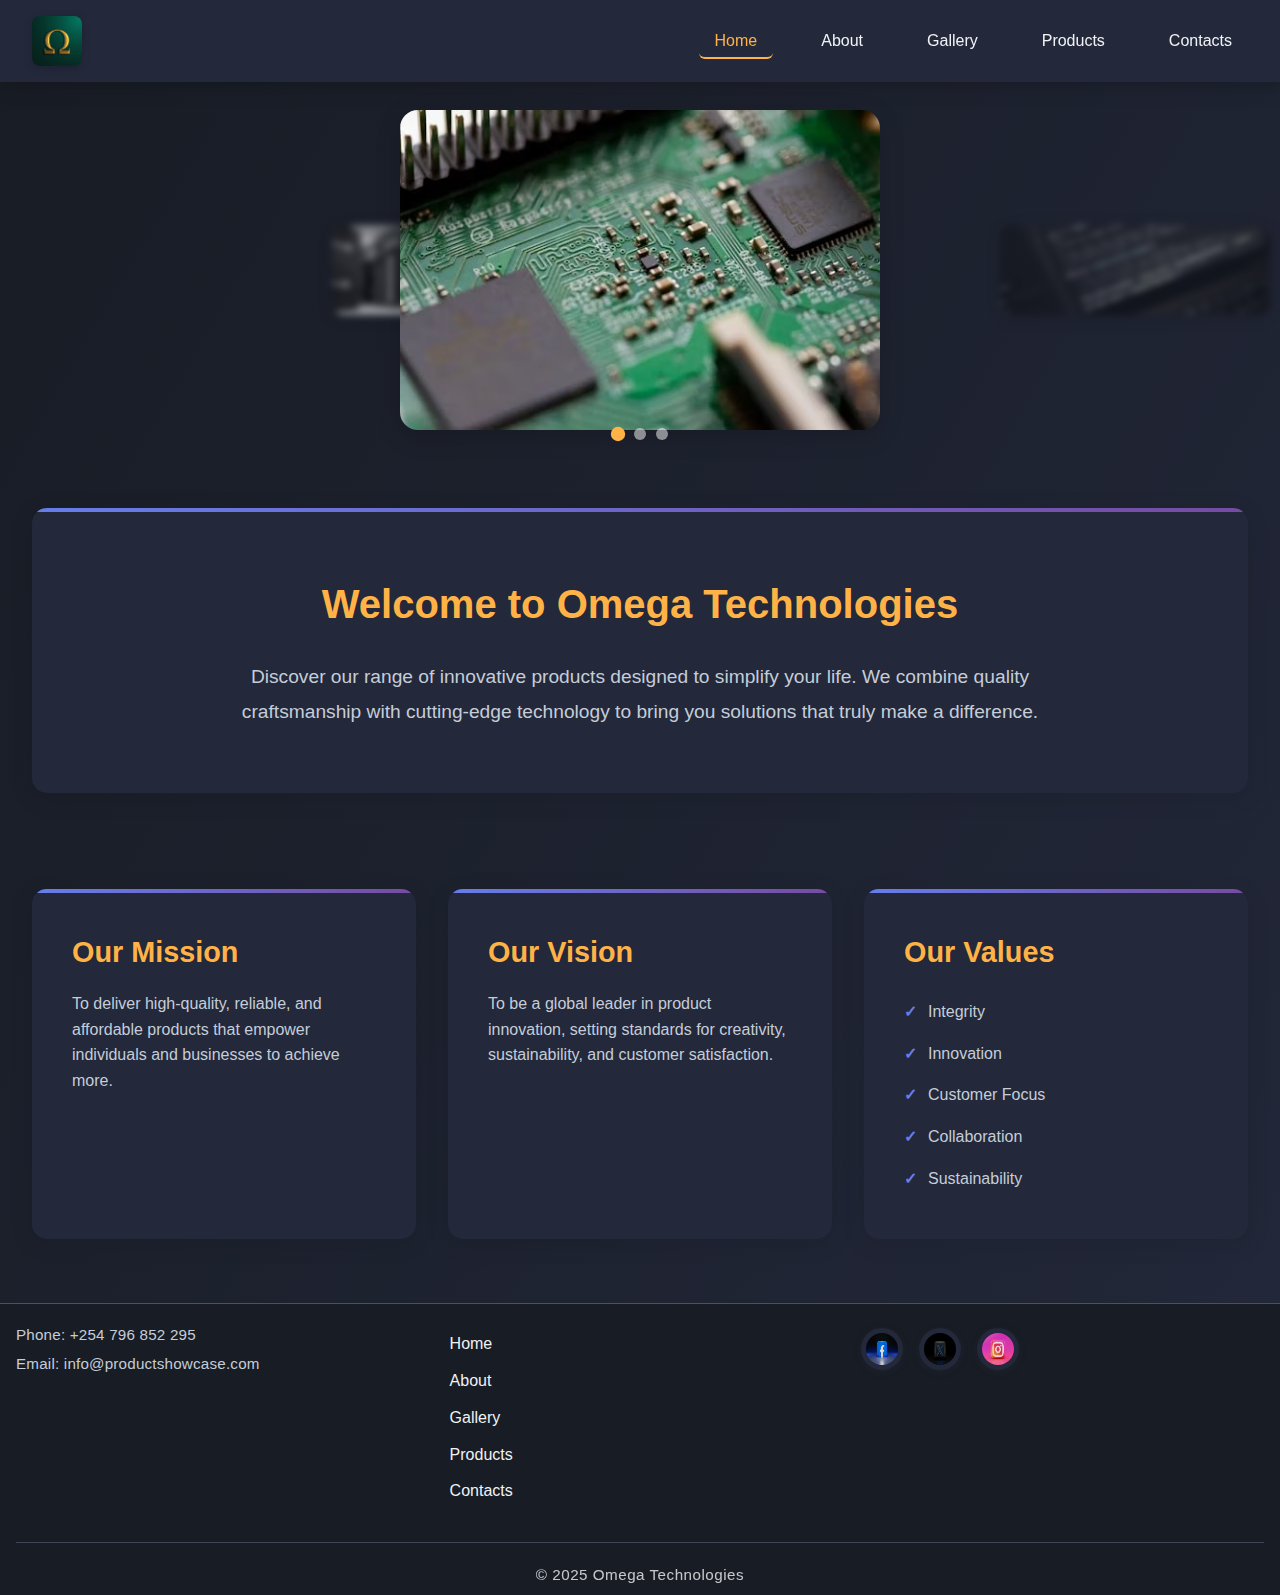
<file: index.html>
<!DOCTYPE html>
<html lang="en">
<head>
    <meta charset="UTF-8">
    <meta name="viewport" content="width=device-width, initial-scale=1.0">
    <title>Product Showcase</title>
    <!-- Use relative path for CSS -->
    <link rel="stylesheet" href="scripts/styles.css">
</head>
<body>
    <header>
        <img src="images/omega_logo.jpg" alt="Omega Technologies Logo" class="logo">
        <nav>
            <ul>
                <li><a href="index.html" class="active">Home</a></li>
                <li><a href="about.html">About</a></li>
                <li><a href="gallery.html">Gallery</a></li>
                <li><a href="products.html">Products</a></li>
                <li><a href="contacts.html">Contacts</a></li>
            </ul>
        </nav>
    </header>
    <main>
        <section class="image-showcase" id="home-carousel">
            <img src="images/product1.jpg" alt="Product 1">
            <img src="images/product2.jpg" alt="Product 2">
            <img src="images/product3.jpg" alt="Product 3">
        </section>
        <section class="introduction">
            <h2>Welcome to Omega Technologies</h2>
            <p>Discover our range of innovative products designed to simplify your life. 
                We combine quality craftsmanship with cutting-edge technology to bring you 
                solutions that truly make a difference.
            </p>
        </section>
        <section class="mvc">
            <div class="mission">
                <h3>Our Mission</h3>
                <p>To deliver high-quality, reliable, and affordable products that empower 
                   individuals and businesses to achieve more.</p>
            </div>
            <div class="vision">
                <h3>Our Vision</h3>
                <p>To be a global leader in product innovation, setting standards for 
                    creativity, sustainability, and customer satisfaction.</p>
            </div>
            <div class="values">
                <h3>Our Values</h3>
                <ul>
                    <li>Integrity</li>
                    <li>Innovation</li>
                    <li>Customer Focus</li>
                    <li>Collaboration</li>
                    <li>Sustainability</li>
                </ul>
            </div>
        </section>
    </main>
    <footer>
        <div class="contacts">
            <p>Phone: +254 796 852 295</p>
            <p>Email: info@productshowcase.com</p>
        </div>
        <div class="quick-links">
            <a href="index.html">Home</a>
            <a href="about.html">About</a>
            <a href="gallery.html">Gallery</a>
            <a href="products.html">Products</a>
            <a href="contacts.html">Contacts</a>
        </div>
        <div class="social-media">
            <a href="#"><img src="images/facebook.jpg" alt="Facebook"></a>
            <a href="#"><img src="images/twitter.jpg" alt="Twitter"></a>
            <a href="#"><img src="images/instagram.jpg" alt="Instagram"></a>
        </div>
        <div class="copyright">
            <p>&copy; 2025 Omega Technologies</p>
        </div>
    </footer>
    <!-- Use relative path for JS -->
    <script src="js/script.js"></script>
    <script>
      document.addEventListener('DOMContentLoaded', function() {
        const carouselSection = document.getElementById('home-carousel');
        if (carouselSection && typeof ImageCarousel !== 'undefined') {
          new ImageCarousel(carouselSection);
        }
      });
    </script>
</body>
</html>
</file>
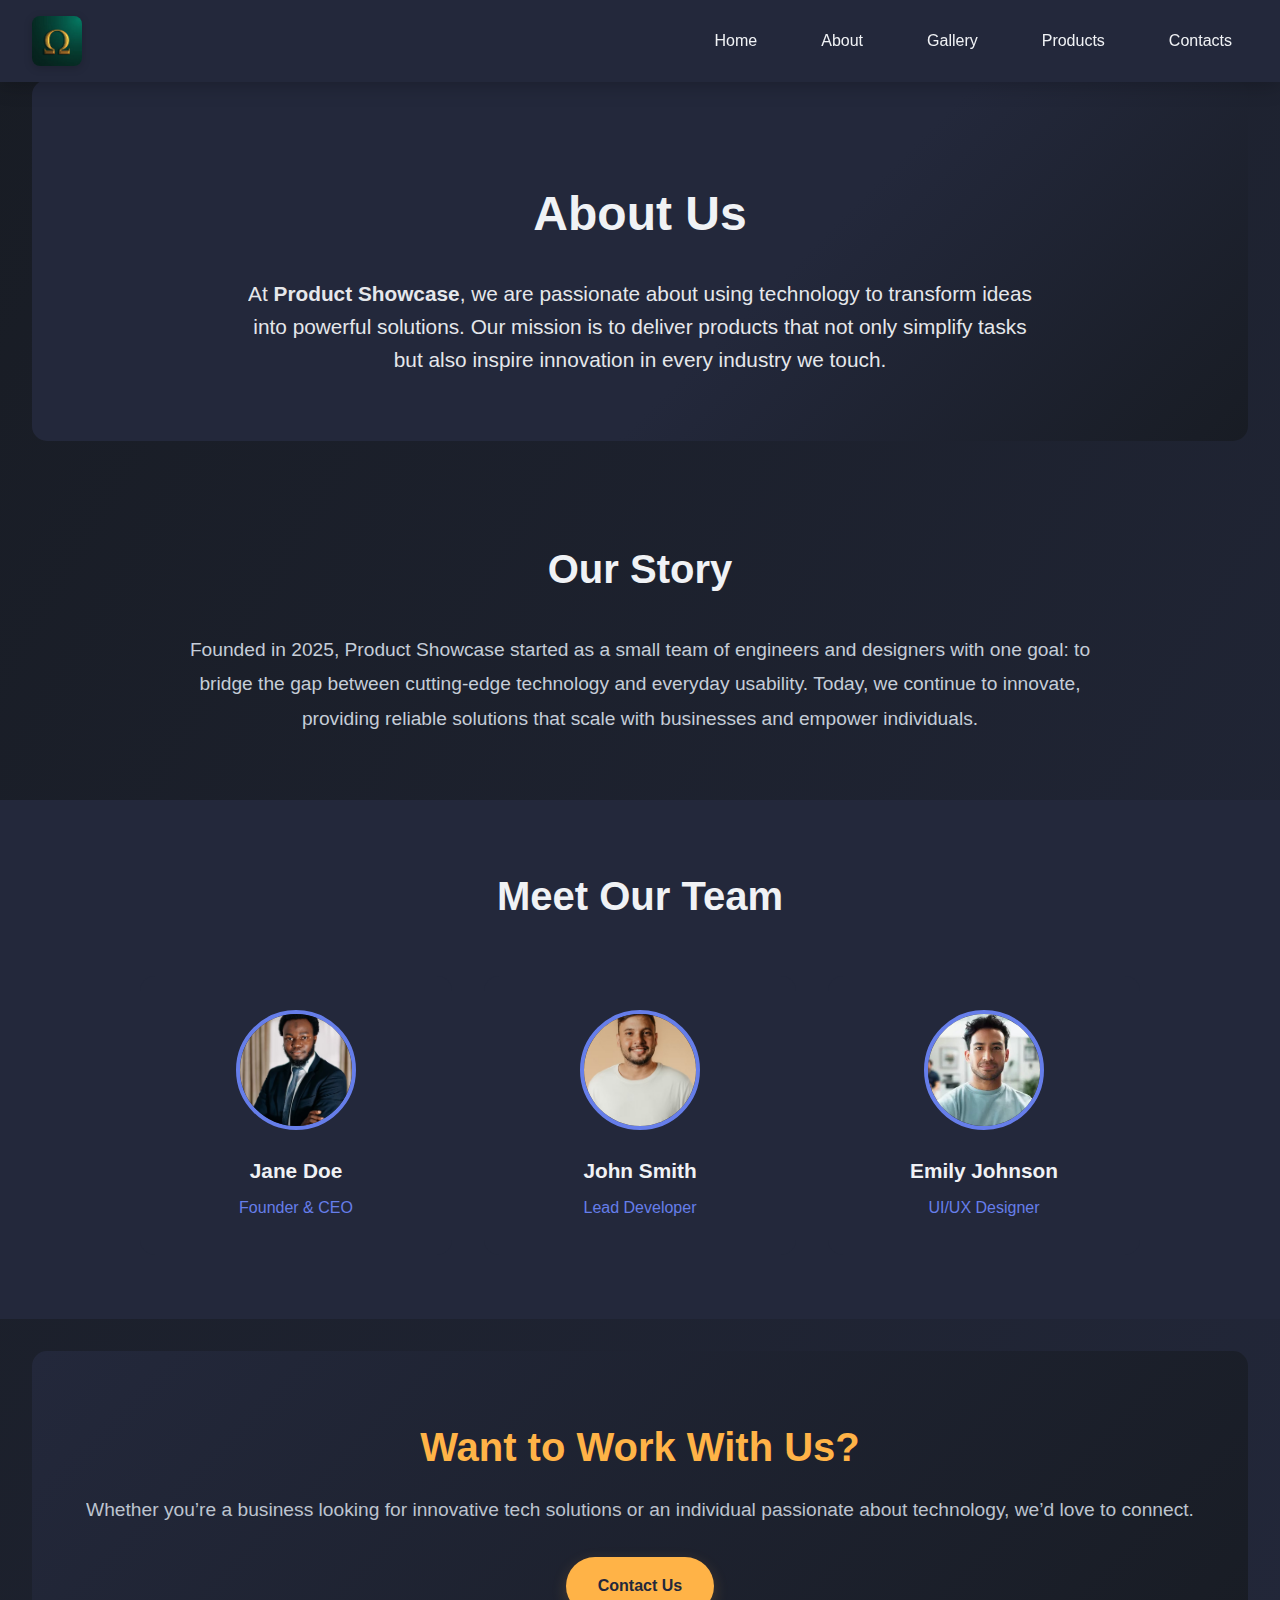
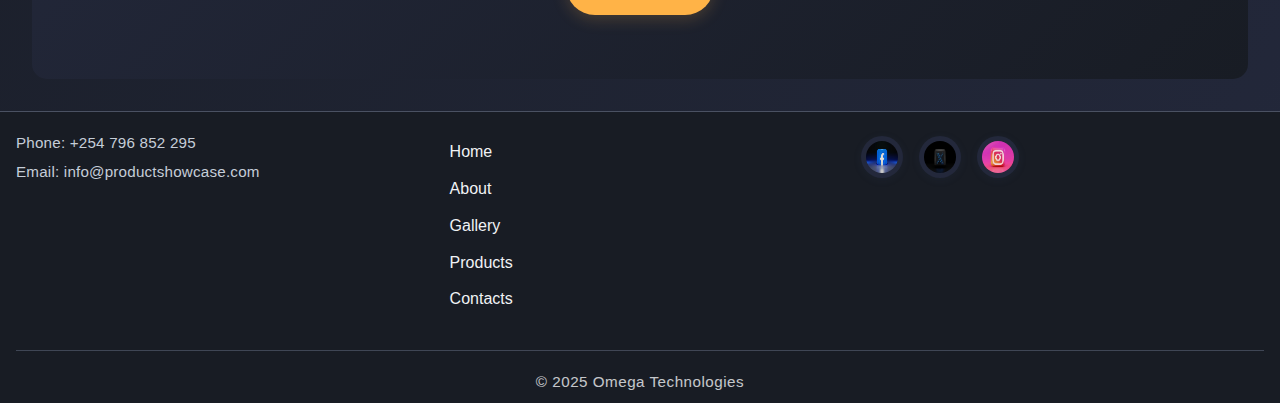
<file: about.html>
<!DOCTYPE html>
<html lang="en">
<head>
    <meta charset="UTF-8">
    <meta name="viewport" content="width=device-width, initial-scale=1.0">
    <title>Omega Technologies</title>
    <link rel="stylesheet" href="/scripts/styles.css">
</head>
<body>
    <header>
        <img src="/images/omega_logo.jpg" alt="Omega Technologies Logo" class="logo">
        <nav>
            <ul>
                <li><a href="index.html">Home</a></li>
                <li><a href="about.html">About</a></li>
                <li><a href="gallery.html">Gallery</a></li>
                <li><a href="products.html">Products</a></li>
                <li><a href="contacts.html">Contacts</a></li>
            </ul>
        </nav>
    </header>
    <main>
        <section class="about-hero">
            <h1>About Us</h1>
            <p>
                At <strong>Product Showcase</strong>, we are passionate about using
                technology to transform ideas into powerful solutions. Our mission
                is to deliver products that not only simplify tasks but also
                inspire innovation in every industry we touch.
            </p>
        </section>
        <section class="company-story">
            <h2>Our Story</h2>
            <p>
                Founded in 2025, Product Showcase started as a small team of
                engineers and designers with one goal: to bridge the gap between
                cutting-edge technology and everyday usability. Today, we continue
                to innovate, providing reliable solutions that scale with businesses
                and empower individuals.
            </p>
        </section>
        <section class="team">
            <h2>Meet Our Team</h2>
            <div class="team-members">
                <div class="team-card">
                    <img src="/images/team1.jpg" alt="Team Member 1">
                    <h3>Jane Doe</h3>
                    <p>Founder & CEO</p>
                </div>
                <div class="team-card">
                    <img src="/images/team2.jpg" alt="Team Member 2">
                    <h3>John Smith</h3>
                    <p>Lead Developer</p>
                </div>
                <div class="team-card">
                    <img src="/images/team3.jpg" alt="Team Member 3">
                    <h3>Emily Johnson</h3>
                    <p>UI/UX Designer</p>
                </div>
            </div>
        </section>
        <section class="cta">
            <h2>Want to Work With Us?</h2>
            <p>
                Whether you’re a business looking for innovative tech solutions 
                or an individual passionate about technology, we’d love to connect.
            </p>
            <a href="contacts.html" class="btn">Contact Us</a>
        </section>
    </main>
    <footer>
        <div class="contacts">
            <p>Phone: +254 796 852 295</p>
            <p>Email: info@productshowcase.com</p>
        </div>
        <div class="quick-links">
            <a href="index.html">Home</a>
            <a href="about.html">About</a>
            <a href="gallery.html">Gallery</a>
            <a href="products.html">Products</a>
            <a href="contacts.html">Contacts</a>
        </div>
        <div class="social-media">
            <a href="#"><img src="/images/facebook.jpg" alt="Facebook"></a>
            <a href="#"><img src="/images/twitter.jpg" alt="Twitter"></a>
            <a href="#"><img src="/images/instagram.jpg" alt="Instagram"></a>
        </div>
        <div class="copyright">
            <p>&copy; 2025 Omega Technologies</p>
        </div>
    </footer>
    <script src="/js/script.js"></script>
</body>
</html>
</file>
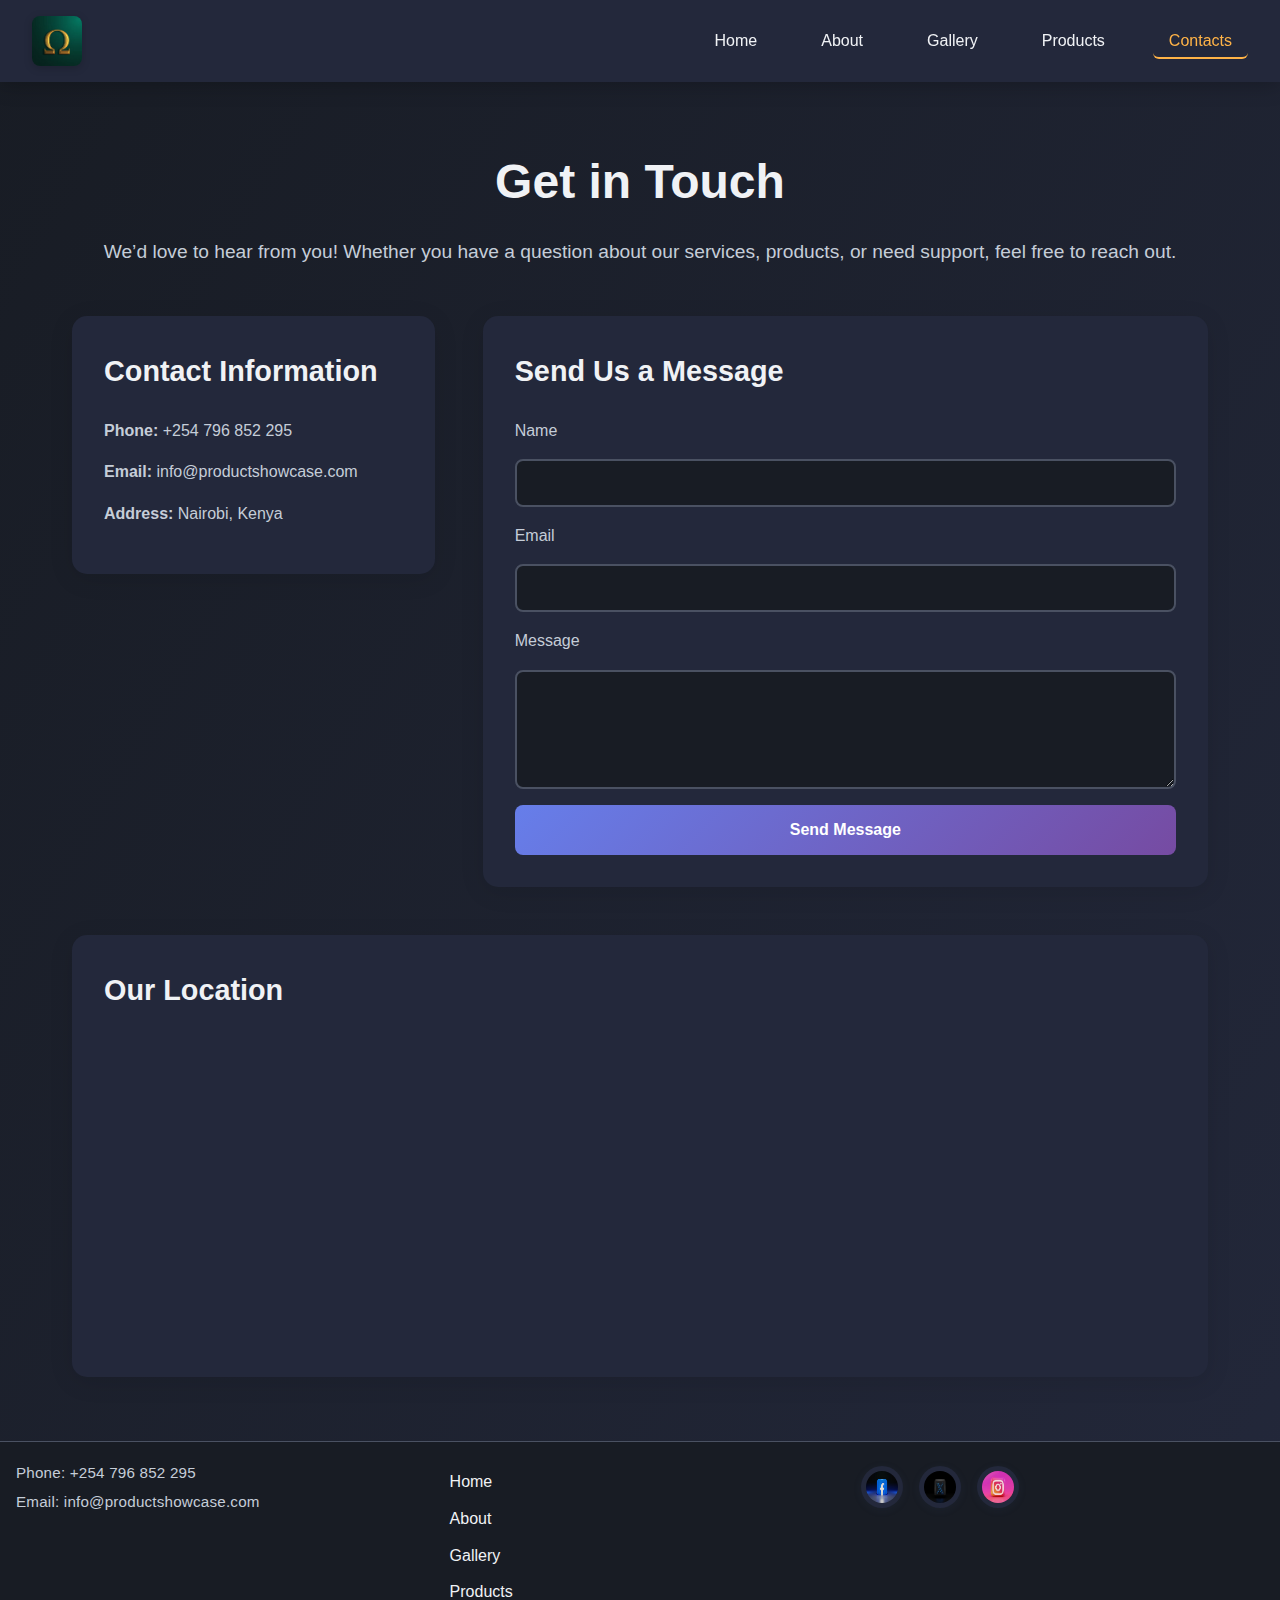
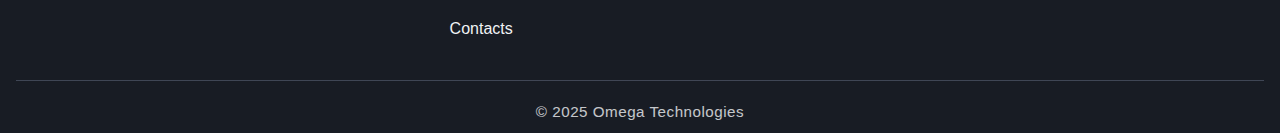
<file: contacts.html>
<!DOCTYPE html>
<html lang="en">
<head>
    <meta charset="UTF-8">
    <meta name="viewport" content="width=device-width, initial-scale=1.0">
    <title>Contact Us - Omega Technologies</title>
    <link rel="stylesheet" href="/scripts/styles.css">
</head>
<body>
    <header>
        <img src="/images/omega_logo.jpg" alt="Omega Technologies Logo" class="logo">
        <nav>
            <ul>
                <li><a href="index.html">Home</a></li>
                <li><a href="about.html">About</a></li>
                <li><a href="gallery.html">Gallery</a></li>
                <li><a href="products.html">Products</a></li>
                <li><a href="contacts.html" class="active">Contacts</a></li>
            </ul>
        </nav>
    </header>

    <main>
        <section class="contact-page">
            <h1>Get in Touch</h1>
            <p>We’d love to hear from you! Whether you have a question about our services, products, or need support, feel free to reach out.</p>

            <div class="contact-container">
                <!-- Contact Info -->
                <div class="contact-info">
                    <h2>Contact Information</h2>
                    <p><strong>Phone:</strong> +254 796 852 295</p>
                    <p><strong>Email:</strong> info@productshowcase.com</p>
                    <p><strong>Address:</strong> Nairobi, Kenya</p>
                </div>

                <!-- Contact Form -->
                <div class="contact-form">
                    <h2>Send Us a Message</h2>
                    <form action="#" method="post">
                        <label for="name">Name</label>
                        <input type="text" id="name" name="name" required>

                        <label for="email">Email</label>
                        <input type="email" id="email" name="email" required>

                        <label for="message">Message</label>
                        <textarea id="message" name="message" rows="5" required></textarea>

                        <button type="submit">Send Message</button>
                    </form>
                </div>
            </div>

            <!-- Optional Google Map -->
            <div class="map">
                <h2>Our Location</h2>
                <iframe 
                    src="https://www.google.com/maps/embed?pb=!1m18!1m12!1m3!1d1994.293746!2d36.8219!3d-1.2921" 
                    width="100%" height="300" style="border:0;" allowfullscreen="" loading="lazy">
                </iframe>
            </div>
        </section>
    </main>

    <footer>
        <div class="contacts">
            <p>Phone: +254 796 852 295</p>
            <p>Email: info@productshowcase.com</p>
        </div>
        <div class="quick-links">
            <a href="index.html">Home</a>
            <a href="about.html">About</a>
            <a href="gallery.html">Gallery</a>
            <a href="products.html">Products</a>
            <a href="contacts.html">Contacts</a>
        </div>
        <div class="social-media">
            <a href="#"><img src="/images/facebook.jpg" alt="Facebook"></a>
            <a href="#"><img src="/images/twitter.jpg" alt="Twitter"></a>
            <a href="#"><img src="/images/instagram.jpg" alt="Instagram"></a>
        </div>
        <div class="copyright">
            <p>&copy; 2025 Omega Technologies</p>
        </div>
    </footer>
    <script src="/js/script.js"></script>
</body>
</html>
</file>
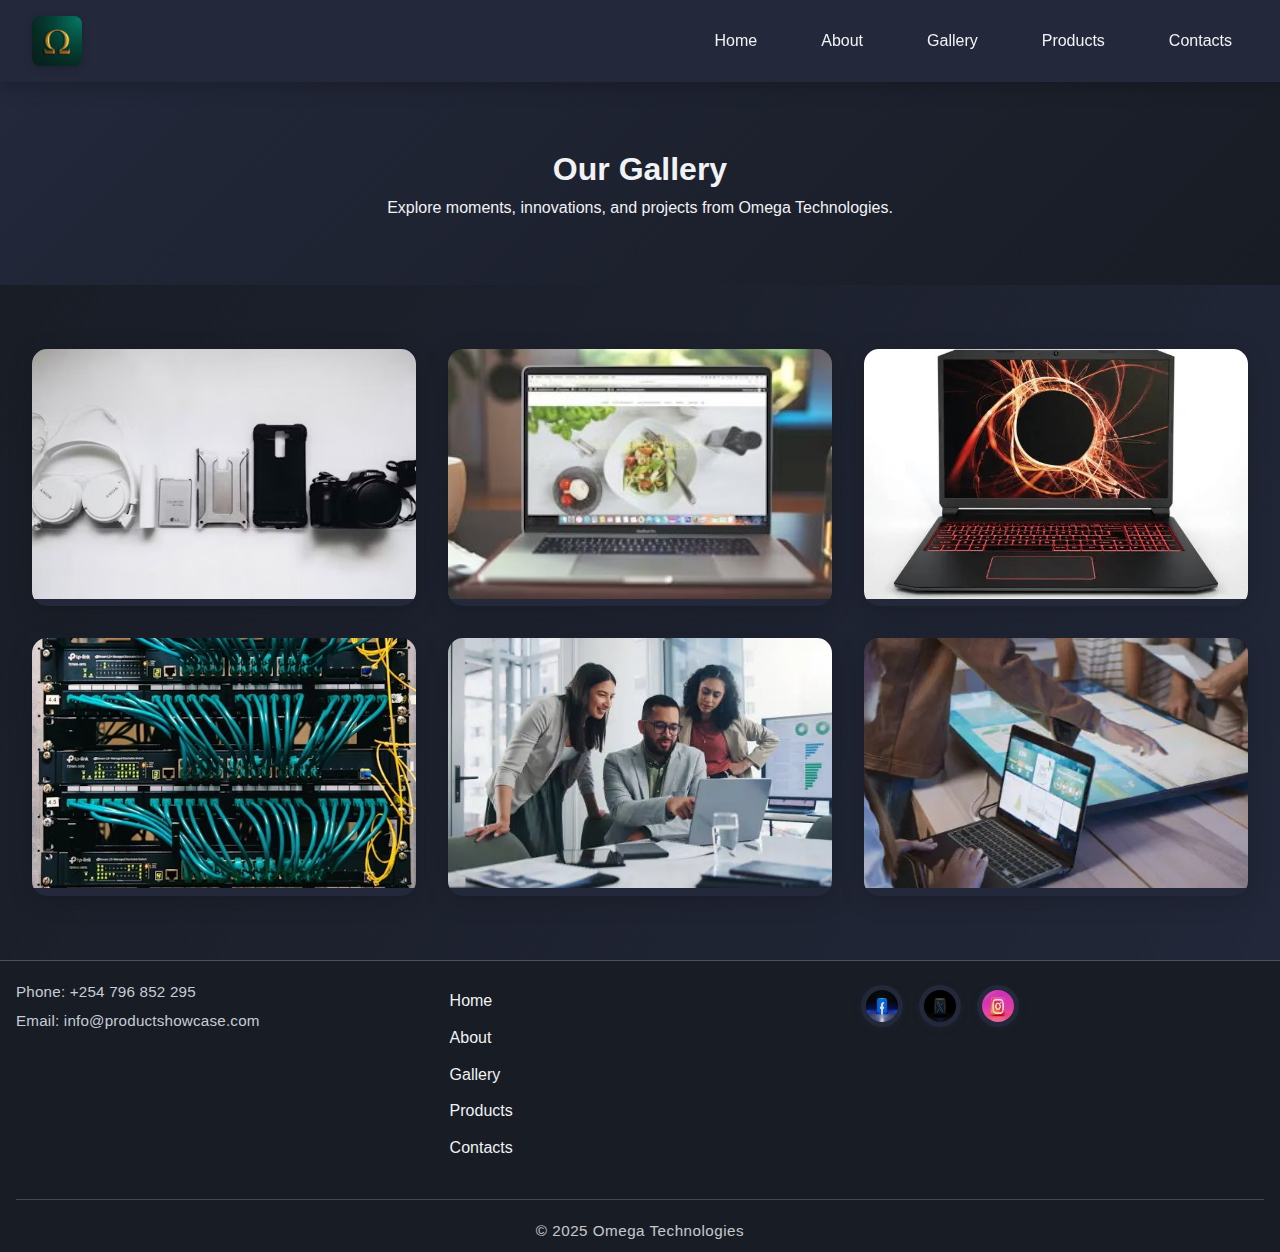
<file: gallery.html>
<!DOCTYPE html>
<html lang="en">
<head>
  <meta charset="UTF-8">
  <meta name="viewport" content="width=device-width, initial-scale=1.0">
  <title>Gallery - Product Showcase</title>
  <link rel="stylesheet" href="/scripts/styles.css">
</head>
<body>
  <!-- 🔹 Header -->
  <header>
    <img src="/images/omega_logo.jpg" alt="Omega Technologies Logo" class="logo">
    <nav>
        <ul>
            <li><a href="index.html">Home</a></li>
            <li><a href="about.html">About</a></li>
            <li><a href="gallery.html">Gallery</a></li>
            <li><a href="products.html">Products</a></li>
            <li><a href="contacts.html">Contacts</a></li>
        </ul>
    </nav>
  </header>

  <!-- 🔹 Main Content -->
  <main>
    <section class="gallery-hero">
      <h1>Our Gallery</h1>
      <p>Explore moments, innovations, and projects from Omega Technologies.</p>
    </section>

    <section class="gallery-grid">
      <div class="gallery-item">
        <img src="/images/gallery1.jpg" alt="Tech Showcase 1">
      </div>
      <div class="gallery-item">
        <img src="/images/gallery2.jpg" alt="Tech Showcase 2">
      </div>
      <div class="gallery-item">
        <img src="/images/gallery3.jpg" alt="Tech Showcase 3">
      </div>
      <div class="gallery-item">
        <img src="/images/gallery4.jpg" alt="Tech Showcase 4">
      </div>
      <div class="gallery-item">
        <img src="/images/gallery5.jpg" alt="Tech Showcase 5">
      </div>
      <div class="gallery-item">
        <img src="/images/gallery6.jpg" alt="Tech Showcase 6">
      </div>
    </section>
  </main>

  <!-- 🔹 Lightbox Modal -->
  <div id="lightbox" class="lightbox">
    <span class="close">&times;</span>
    <img class="lightbox-content" id="lightbox-img" alt="Expanded view">
  </div>

  <!-- 🔹 Footer -->
  <footer>
    <div class="contacts">
      <p>Phone: +254 796 852 295</p>
      <p>Email: info@productshowcase.com</p>
    </div>
    <div class="quick-links">
      <a href="index.html">Home</a>
      <a href="about.html">About</a>
      <a href="gallery.html">Gallery</a>
      <a href="products.html">Products</a>
      <a href="contacts.html">Contacts</a>
    </div>
    <div class="social-media">
      <a href="#"><img src="/images/facebook.jpg" alt="Facebook"></a>
      <a href="#"><img src="/images/twitter.jpg" alt="Twitter"></a>
      <a href="#"><img src="/images/instagram.jpg" alt="Instagram"></a>
    </div>
    <div class="copyright">
      <p>&copy; 2025 Omega Technologies</p>
    </div>
  </footer>

  <script src="/js/script.js"></script>
</body>
</html>
</file>
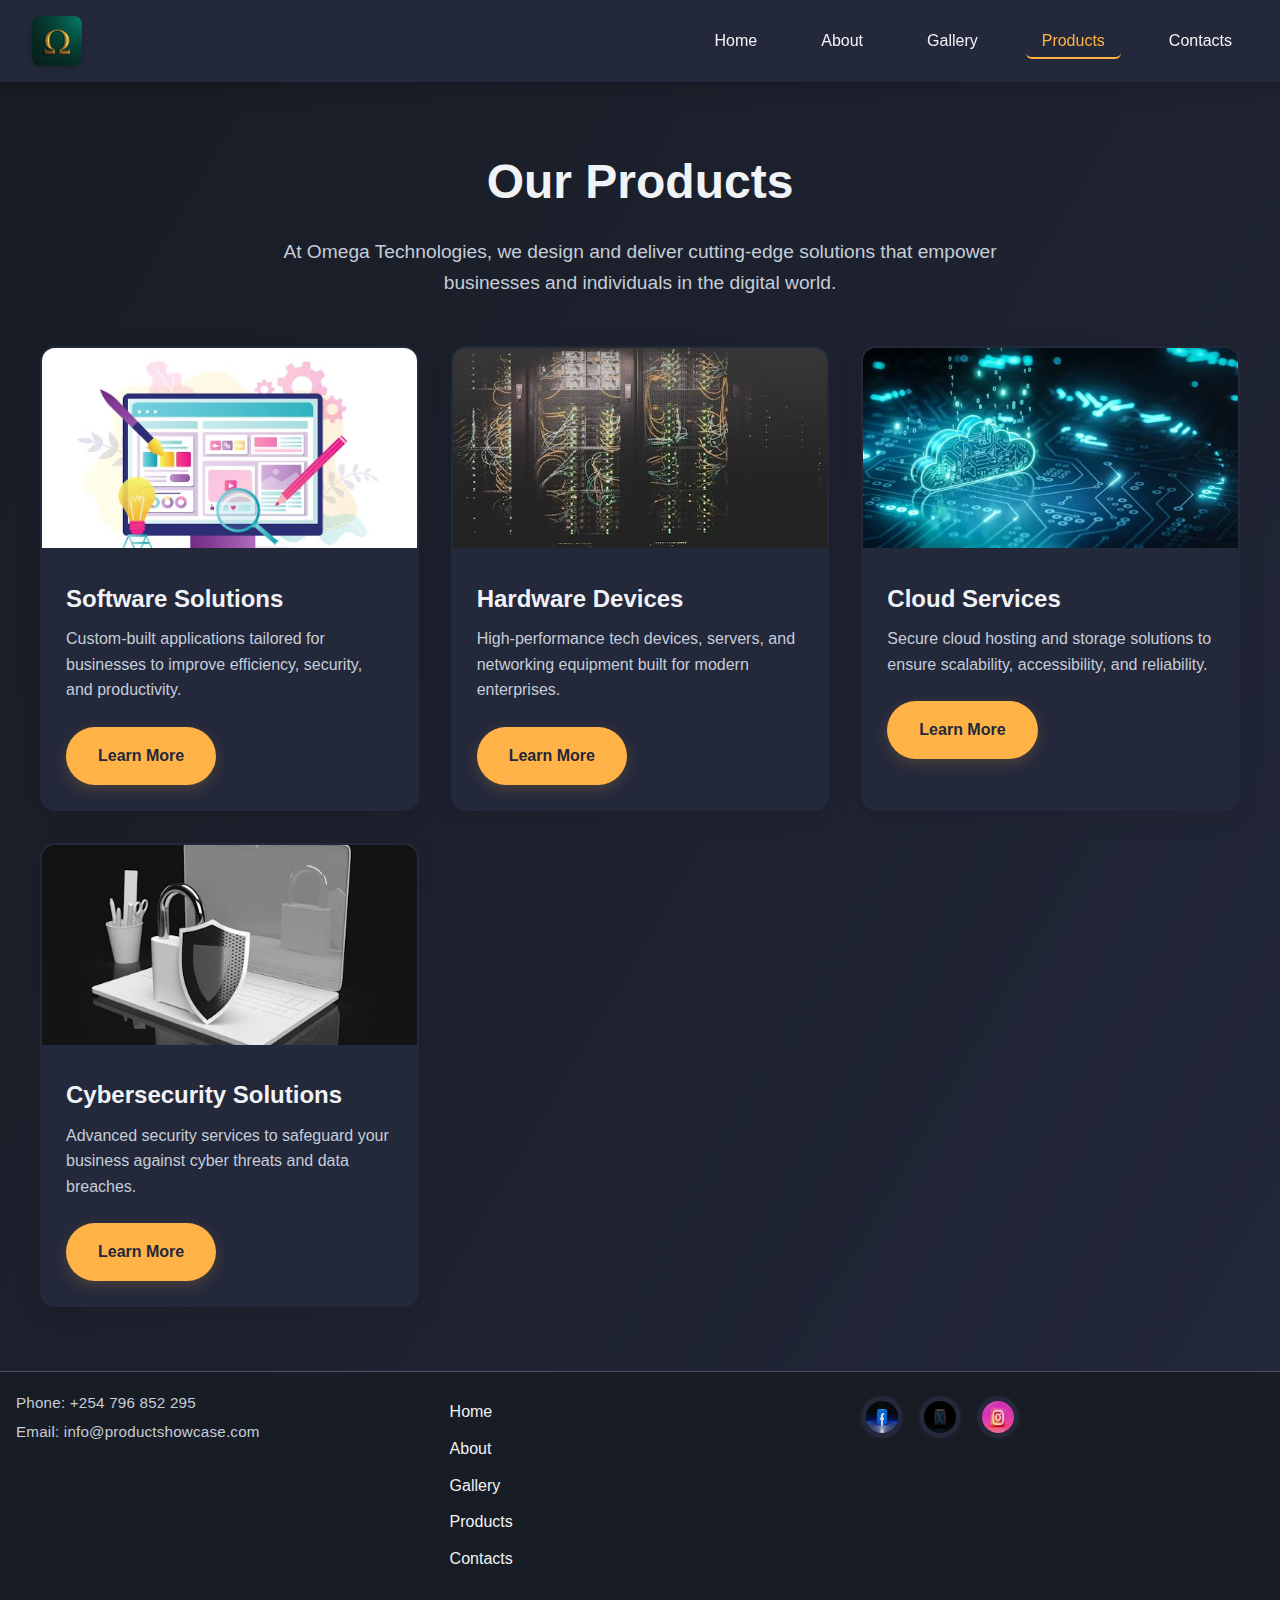
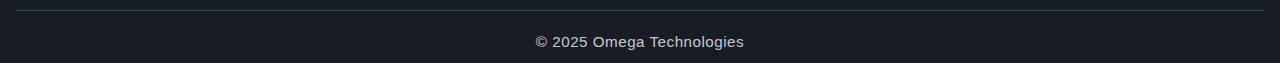
<file: products.html>
<!DOCTYPE html>
<html lang="en">
<head>
    <meta charset="UTF-8">
    <meta name="viewport" content="width=device-width, initial-scale=1.0">
    <title>Our Products - Omega Technologies</title>
    <link rel="stylesheet" href="/scripts/styles.css">
</head>
<body>
    <header>
        <img src="/images/omega_logo.jpg" alt="Omega Technologies Logo" class="logo">
        <nav>
            <ul>
                <li><a href="index.html">Home</a></li>
                <li><a href="about.html">About</a></li>
                <li><a href="gallery.html">Gallery</a></li>
                <li><a href="products.html" class="active">Products</a></li>
                <li><a href="contacts.html">Contacts</a></li>
            </ul>
        </nav>
    </header>

    <main>
        <section class="products">
            <h1>Our Products</h1>
            <p>At Omega Technologies, we design and deliver cutting-edge solutions that empower businesses and individuals in the digital world.</p>
            
            <div class="product-grid">
                <!-- Product 1 -->
                <div class="product-card">
                    <img src="/images/software-solution.jpg" alt="Software Solutions">
                    <h3>Software Solutions</h3>
                    <p>Custom-built applications tailored for businesses to improve efficiency, security, and productivity.</p>
                    <a href="#" class="btn">Learn More</a>
                </div>

                <!-- Product 2 -->
                <div class="product-card">
                    <img src="/images/hardware-device.jpg" alt="Hardware Devices">
                    <h3>Hardware Devices</h3>
                    <p>High-performance tech devices, servers, and networking equipment built for modern enterprises.</p>
                    <a href="#" class="btn">Learn More</a>
                </div>

                <!-- Product 3 -->
                <div class="product-card">
                    <img src="/images/cloud-services.jpg" alt="Cloud Services">
                    <h3>Cloud Services</h3>
                    <p>Secure cloud hosting and storage solutions to ensure scalability, accessibility, and reliability.</p>
                    <a href="#" class="btn">Learn More</a>
                </div>

                <!-- Product 4 -->
                <div class="product-card">
                    <img src="/images/cybersecurity.jpg" alt="Cybersecurity Solutions">
                    <h3>Cybersecurity Solutions</h3>
                    <p>Advanced security services to safeguard your business against cyber threats and data breaches.</p>
                    <a href="#" class="btn">Learn More</a>
                </div>
            </div>
        </section>
    </main>

    <footer>
        <div class="contacts">
            <p>Phone: +254 796 852 295</p>
            <p>Email: info@productshowcase.com</p>
        </div>
        <div class="quick-links">
            <a href="index.html">Home</a>
            <a href="about.html">About</a>
            <a href="gallery.html">Gallery</a>
            <a href="products.html">Products</a>
            <a href="contacts.html">Contacts</a>
        </div>
        <div class="social-media">
            <a href="#"><img src="/images/facebook.jpg" alt="Facebook"></a>
            <a href="#"><img src="/images/twitter.jpg" alt="Twitter"></a>
            <a href="#"><img src="/images/instagram.jpg" alt="Instagram"></a>
        </div>
        <div class="copyright">
            <p>&copy; 2025 Omega Technologies</p>
        </div>
    </footer>
    <script src="/js/script.js"></script>
</body>
</html>
</file>
<file: scripts/styles.css>
/* Reset, Base Styles, and Color Palette */
:root {
    --bg-dark-primary: #181c24;
    --bg-dark-secondary: #23283b;
    --text-primary: #f0f2f5;      /* Brighter white for high importance text */
    --text-secondary: #c5cdd8;    /* Softer, readable grey for paragraphs */
    --accent-primary: #ffb347;     /* Your main orange/gold accent */
    --accent-secondary-start: #667eea;
    --accent-secondary-end: #764ba2;
    --border-color: #4a5162;      /* A subtle border color for inputs */
}

* {
    margin: 0;
    padding: 0;
    box-sizing: border-box;
}

body {
    font-family: 'Arial', sans-serif;
    line-height: 1.6;
    color: var(--text-primary); /* Use primary text color */
    background: linear-gradient(120deg, var(--bg-dark-primary) 0%, var(--bg-dark-secondary) 100%);
}

/* Header Styles */
header {
    background: var(--bg-dark-secondary);
    padding: 1rem 2rem;
    position: fixed;
    top: 0;
    left: 0;
    right: 0;
    z-index: 1000;
    box-shadow: 0 2px 20px rgba(0,0,0,0.25);
    display: flex;
    justify-content: space-between;
    align-items: center;
}

.logo {
    height: 50px;
    width: auto;
    border-radius: 8px;
    transition: transform 0.3s ease;
    box-shadow: 0 2px 8px rgba(0,0,0,0.18);
}

.logo:hover {
    transform: scale(1.05);
}

nav ul {
    list-style: none;
    display: flex;
    gap: 2rem;
}

nav ul li a {
    color: var(--text-primary);
    text-decoration: none;
    font-weight: 500;
    padding: 0.5rem 1rem;
    border-radius: 6px;
    transition: color 0.2s, border-bottom 0.2s;
    position: relative;
    background: none;
    border-bottom: 2px solid transparent; /* Add transparent border for smooth transition */
}

nav ul li a:hover,
nav ul li a.active {
    color: var(--accent-primary);
    border-bottom: 2px solid var(--accent-primary);
    background: none;
    box-shadow: none;
    transform: none;
}

/* Main Content */
main {
    margin-top: 80px;
    min-height: calc(100vh - 80px);
    background: none;
}

/* Home Page Styles */
.image-showcase {
    position: relative;
    width: 600px;
    height: 380px;
    margin: 2rem auto 3rem auto;
    display: flex;
    align-items: center;
    justify-content: center;
    border-radius: 24px;
    background: transparent;
    box-shadow: none;
    overflow: visible;
}

.image-showcase img {
    position: absolute;
    left: 50%;
    top: 50%;
    border-radius: 18px;
    object-fit: cover;
    transition: 
        opacity 0.6s cubic-bezier(0.25, 0.46, 0.45, 0.94),
        transform 0.6s cubic-bezier(0.25, 0.46, 0.45, 0.94),
        filter 0.6s cubic-bezier(0.25, 0.46, 0.45, 0.94);
    box-shadow: 0 6px 24px rgba(0,0,0,0.18);
    opacity: 0;
    z-index: 1;
    width: 320px;
    height: 220px;
    transform: translate(-50%, -50%) scale(0.7);
    filter: blur(4px) grayscale(60%);
    pointer-events: none;
}

.image-showcase img.active {
    opacity: 1;
    z-index: 3;
    width: 480px;
    height: 320px;
    transform: translate(-50%, -50%) scale(1);
    filter: none;
    pointer-events: auto;
}

.image-showcase img.prev {
    opacity: 0.6;
    z-index: 2;
    width: 220px;
    height: 150px;
    transform: translate(-160%, -50%) scale(0.6);
    filter: blur(6px) grayscale(80%);
}

.image-showcase img.next {
    opacity: 0.6;
    z-index: 2;
    width: 450px;
    height: 150px;
    transform: translate(60%, -50%) scale(0.6);
    filter: blur(6px) grayscale(80%);
}

/* Carousel indicators (optional, for navigation) */
.carousel-indicators {
    position: absolute;
    bottom: 10px;
    left: 50%;
    transform: translateX(-50%);
    display: flex;
    gap: 8px;
    z-index: 10;
}

.carousel-indicator {
    width: 10px;
    height: 10px;
    border-radius: 50%;
    border: none;
    background: rgba(255,255,255,0.4);
    cursor: pointer;
    transition: background 0.3s, transform 0.3s;
}

.carousel-indicator[style*="background: white"] {
    background: var(--accent-primary) !important;
    transform: scale(1.2);
}

/* Introduction Section */
.introduction {
    padding: 4rem 2rem;
    text-align: center;
    background: var(--bg-dark-secondary);
    margin: 2rem;
    border-radius: 15px;
    box-shadow: 0 5px 25px rgba(0,0,0,0.1);
    position: relative;
    overflow: hidden;
}

.introduction::before {
    content: '';
    position: absolute;
    top: 0;
    left: 0;
    right: 0;
    height: 4px;
    background: linear-gradient(90deg, var(--accent-secondary-start), var(--accent-secondary-end));
}

.introduction h2 {
    font-size: 2.5rem;
    margin-bottom: 1.5rem;
    color: var(--accent-primary);
}

.introduction p {
    font-size: 1.2rem;
    color: var(--text-secondary); /* FIXED: Low contrast */
    max-width: 800px;
    margin: 0 auto;
    line-height: 1.8;
}

/* Mission, Vision, Values Section */
.mvc {
    display: grid;
    grid-template-columns: repeat(auto-fit, minmax(300px, 1fr));
    gap: 2rem;
    padding: 4rem 2rem;
}

.mission, .vision, .values {
    background: var(--bg-dark-secondary);
    padding: 2.5rem;
    border-radius: 15px;
    box-shadow: 0 5px 25px rgba(0,0,0,0.1);
    transition: transform 0.3s ease, box-shadow 0.3s ease;
    position: relative;
    overflow: hidden;
}

.mission::before,
.vision::before,
.values::before {
    content: '';
    position: absolute;
    top: 0;
    left: 0;
    right: 0;
    height: 4px;
    background: linear-gradient(90deg, var(--accent-secondary-start), var(--accent-secondary-end));
}

.mission:hover,
.vision:hover,
.values:hover {
    transform: translateY(-10px);
    box-shadow: 0 15px 40px rgba(0,0,0,0.2);
}

.mvc h3 {
    font-size: 1.8rem;
    margin-bottom: 1rem;
    color: var(--accent-primary); /* FIXED: Low contrast */
}

.mvc p, .values ul li {
    color: var(--text-secondary); /* Set consistent paragraph color */
}

.values ul {
    list-style: none;
}

.values ul li {
    padding: 0.5rem 0;
    position: relative;
    padding-left: 1.5rem;
}

.values ul li::before {
    content: '✓';
    position: absolute;
    left: 0;
    color: var(--accent-secondary-start);
    font-weight: bold;
}

/* About Page Styles */
.about-hero {
    background: linear-gradient(135deg, var(--bg-dark-secondary) 60%, var(--bg-dark-primary) 100%);
    color: var(--text-primary);
    padding: 6rem 2rem 4rem;
    text-align: center;
    border-radius: 15px;
    margin: 2rem;
}

.about-hero h1 {
    font-size: 3rem;
    margin-bottom: 1.5rem;
}

.about-hero p {
    font-size: 1.3rem;
    max-width: 800px;
    margin: 0 auto;
    opacity: 0.95;
}

.company-story {
    padding: 4rem 2rem;
    max-width: 1000px;
    margin: 0 auto;
    text-align: center;
}

.company-story h2 {
    font-size: 2.5rem;
    margin-bottom: 2rem;
    color: var(--text-primary); /* FIXED: Low contrast */
}

.company-story p {
    font-size: 1.2rem;
    color: var(--text-secondary); /* FIXED: Low contrast */
    line-height: 1.8;
}

/* Team Section */
.team {
    padding: 4rem 2rem;
    background: var(--bg-dark-secondary);
}

.team h2 {
    text-align: center;
    font-size: 2.5rem;
    margin-bottom: 3rem;
    color: var(--text-primary); /* FIXED: Low contrast */
}

.team-members {
    display: grid;
    grid-template-columns: repeat(auto-fit, minmax(250px, 1fr));
    gap: 2rem;
    max-width: 1000px;
    margin: 0 auto;
}

.team-card {
    background: var(--bg-dark-secondary);
    padding: 2rem;
    border-radius: 15px;
    text-align: center;
    transition: transform 0.3s ease, box-shadow 0.3s ease;
    border: 2px solid transparent;
}

.team-card:hover {
    border-color: var(--accent-primary);
    box-shadow: 0 15px 40px rgba(255,179,71,0.10);
}

.team-card img {
    width: 120px;
    height: 120px;
    border-radius: 50%;
    object-fit: cover;
    margin-bottom: 1rem;
    border: 4px solid var(--accent-secondary-start);
}

.team-card h3 {
    font-size: 1.3rem;
    margin-bottom: 0.5rem;
    color: var(--text-primary); /* FIXED: Low contrast */
}

.team-card p {
    color: var(--accent-secondary-start);
    font-weight: 500;
}

/* CTA Section */
.cta {
    background: linear-gradient(135deg, var(--bg-dark-secondary), var(--bg-dark-primary));
    color: var(--text-primary);
    padding: 4rem 2rem;
    text-align: center;
    border-radius: 15px;
    margin: 2rem;
}

.cta h2 {
    font-size: 2.5rem;
    margin-bottom: 1rem;
    color: var(--accent-primary);
}

.cta p {
    font-size: 1.2rem;
    margin-bottom: 2rem;
    opacity: 0.95;
    color: var(--text-secondary);
}

.btn {
    display: inline-block;
    background: var(--accent-primary);
    color: var(--bg-dark-secondary);
    padding: 1rem 2rem;
    text-decoration: none;
    border-radius: 50px;
    font-weight: bold;
    transition: all 0.3s ease;
    box-shadow: 0 5px 15px rgba(255,179,71,0.18);
    border: none;
}

.btn:hover {
    background: var(--text-primary);
    color: var(--bg-dark-secondary);
    box-shadow: 0 10px 25px rgba(255,179,71,0.28);
}

/* Gallery Styles */
.gallery-hero {
    background: linear-gradient(135deg, var(--bg-dark-secondary), var(--bg-dark-primary));
    color: var(--text-primary);
    padding: 4rem 2rem;
    text-align: center;
}

.gallery-grid {
    display: grid;
    grid-template-columns: repeat(auto-fit, minmax(300px, 1fr));
    gap: 2rem;
    padding: 4rem 2rem;
}

.gallery-item {
    position: relative;
    border-radius: 15px;
    overflow: hidden;
    box-shadow: 0 5px 25px rgba(0,0,0,0.18);
    transition: transform 0.3s ease, box-shadow 0.3s ease;
    cursor: pointer;
    background: var(--bg-dark-secondary);
}

.gallery-item:hover {
    transform: scale(1.05);
    box-shadow: 0 15px 40px rgba(0,0,0,0.25);
}

.gallery-item img {
    width: 100%;
    height: 250px;
    object-fit: cover;
    transition: transform 0.3s ease;
}

/* Lightbox */
.lightbox {
    display: none;
    position: fixed;
    z-index: 2000;
    left: 0;
    top: 0;
    width: 100%;
    height: 100%;
    background-color: rgba(0,0,0,0.9);
    animation: fadeIn 0.3s ease;
}

.lightbox.show {
    display: flex;
    justify-content: center;
    align-items: center;
}

.lightbox-content {
    max-width: 90%;
    max-height: 90%;
    object-fit: contain;
    border-radius: 10px;
    animation: zoomIn 0.3s ease;
}

.close {
    position: absolute;
    top: 20px;
    right: 35px;
    color: white;
    font-size: 40px;
    font-weight: bold;
    cursor: pointer;
    transition: color 0.3s ease;
}

.close:hover {
    color: var(--accent-secondary-start);
}

/* Products Page */
.products {
    padding: 4rem 2rem;
}

.products h1 {
    text-align: center;
    font-size: 3rem;
    margin-bottom: 1rem;
    color: var(--text-primary); /* FIXED: Low contrast */
}

.products > p { /* Use > to target only direct child paragraph */
    text-align: center;
    font-size: 1.2rem;
    color: var(--text-secondary); /* FIXED: Low contrast */
    margin-bottom: 3rem;
    max-width: 800px;
    margin-left: auto;
    margin-right: auto;
}

.product-grid {
    display: grid;
    grid-template-columns: repeat(auto-fit, minmax(280px, 1fr));
    gap: 2rem;
    max-width: 1200px;
    margin: 0 auto;
}

.product-card {
    background: var(--bg-dark-secondary);
    border-radius: 15px;
    overflow: hidden;
    box-shadow: 0 5px 25px rgba(0,0,0,0.1);
    transition: all 0.3s ease;
    border: 2px solid transparent;
}

.product-card:hover {
    border-color: var(--accent-primary);
    box-shadow: 0 15px 40px rgba(255,179,71,0.08);
}

.product-card img {
    width: 100%;
    height: 200px;
    object-fit: cover;
}

.product-card h3 {
    padding: 1.5rem 1.5rem 0.5rem;
    font-size: 1.5rem;
    color: var(--text-primary); /* FIXED: Low contrast */
}

.product-card p {
    padding: 0 1.5rem;
    color: var(--text-secondary); /* FIXED: Low contrast */
    line-height: 1.6;
    text-align: left;
}

.product-card .btn {
    margin: 1.5rem;
    display: inline-block;
}

/* Contact Page */
.contact-page {
    padding: 4rem 2rem;
    max-width: 1200px;
    margin: 0 auto;
}

.contact-page h1 {
    text-align: center;
    font-size: 3rem;
    margin-bottom: 1rem;
    color: var(--text-primary); /* FIXED: Low contrast */
}

.contact-page > p {
    text-align: center;
    font-size: 1.2rem;
    color: var(--text-secondary); /* FIXED: Low contrast */
    margin-bottom: 3rem;
}

.contact-container {
    display: grid;
    grid-template-columns: 1fr 2fr;
    gap: 3rem;
    margin-bottom: 3rem;
}

.contact-info {
    background: var(--bg-dark-secondary);
    padding: 2rem;
    border-radius: 15px;
    box-shadow: 0 5px 25px rgba(0,0,0,0.1);
    height: fit-content;
}

.contact-info h2 {
    font-size: 1.8rem;
    margin-bottom: 1.5rem;
    color: var(--text-primary); /* FIXED: Low contrast */
}

.contact-info p {
    margin-bottom: 1rem;
    color: var(--text-secondary); /* FIXED: Low contrast */
}

.contact-form {
    background: var(--bg-dark-secondary);
    padding: 2rem;
    border-radius: 15px;
    box-shadow: 0 5px 25px rgba(0,0,0,0.1);
}

.contact-form h2 {
    font-size: 1.8rem;
    margin-bottom: 1.5rem;
    color: var(--text-primary); /* FIXED: Low contrast */
}

.contact-form form {
    display: flex;
    flex-direction: column;
    gap: 1rem;
}

.contact-form label {
    font-weight: 500;
    color: var(--text-secondary); /* FIXED: Low contrast */
}

.contact-form input,
.contact-form textarea {
    padding: 0.8rem;
    border: 2px solid var(--border-color); /* IMPROVED */
    background-color: var(--bg-dark-primary); /* IMPROVED */
    color: var(--text-primary); /* IMPROVED */
    border-radius: 8px;
    font-size: 1rem;
    transition: border-color 0.3s ease, box-shadow 0.3s ease;
}

.contact-form input:focus,
.contact-form textarea:focus {
    outline: none;
    border-color: var(--accent-secondary-start);
    box-shadow: 0 0 0 3px rgba(102, 126, 234, 0.2);
}

.contact-form button {
    background: linear-gradient(135deg, var(--accent-secondary-start), var(--accent-secondary-end));
    color: white;
    border: none;
    padding: 1rem 2rem;
    border-radius: 8px;
    font-size: 1rem;
    font-weight: bold;
    cursor: pointer;
    transition: all 0.3s ease;
}

.contact-form button:hover {
    transform: translateY(-2px);
    box-shadow: 0 5px 15px rgba(102, 126, 234, 0.4);
}

.map {
    background: var(--bg-dark-secondary);
    padding: 2rem;
    border-radius: 15px;
    box-shadow: 0 5px 25px rgba(0,0,0,0.1);
}

.map h2 {
    font-size: 1.8rem;
    margin-bottom: 1.5rem;
    color: var(--text-primary); /* FIXED: Low contrast */
}

.map iframe {
    border-radius: 10px;
}

/* Footer */
footer {
    background: var(--bg-dark-primary);
    color: var(--text-primary);
    padding: 1.2rem 1rem 0.5rem;
    display: flex;
    flex-wrap: wrap;
    justify-content: space-between;
    align-items: flex-start;
    gap: 1.2rem;
    border-top: 1px solid var(--border-color);
}

footer > div {
    flex: 1 1 180px;
    min-width: 180px;
}

.contacts p {
    margin-bottom: 0.3rem;
    font-size: 0.95rem;
    letter-spacing: 0.2px;
    color: var(--text-secondary);
}

.quick-links {
    display: flex;
    flex-direction: column;
    gap: 0.3rem;
    margin-top: 0.3rem;
}

.quick-links a {
    color: var(--text-primary);
    text-decoration: none;
    font-weight: 500;
    padding: 0.2rem 0.7rem;
    border-radius: 14px;
    transition: color 0.2s;
    width: fit-content;
    background: none;
}

.quick-links a:hover {
    color: var(--accent-primary);
}

.social-media {
    display: flex;
    gap: 1rem;
    align-items: center;
    margin-top: 0.3rem;
}

.social-media a {
    display: inline-block;
    background: var(--bg-dark-secondary);
    border-radius: 50%;
    padding: 5px;
    transition: box-shadow 0.3s, transform 0.3s, background 0.3s;
    box-shadow: 0 2px 8px rgba(58, 74, 107, 0.12);
}

.social-media a:hover {
    box-shadow: 0 8px 24px rgba(255,179,71,0.18);
    transform: scale(1.12) rotate(-4deg);
    background: var(--accent-primary);
}

.social-media img {
    width: 32px;
    height: 32px;
    border-radius: 50%;
    display: block;
    background: var(--bg-dark-secondary);
}

.copyright {
    flex-basis: 100%;
    text-align: center;
    padding-top: 1.2rem;
    border-top: 1px solid var(--border-color);
    margin-top: 1rem;
    font-size: 0.95rem;
    opacity: 0.80;
    letter-spacing: 0.5px;
}

/* Animations */
@keyframes fadeIn {
    from { opacity: 0; }
    to { opacity: 1; }
}

@keyframes zoomIn {
    from { 
        opacity: 0;
        transform: scale(0.8);
    }
    to { 
        opacity: 1;
        transform: scale(1);
    }
}

@keyframes slideIn {
    from {
        opacity: 0;
        transform: translateY(30px);
    }
    to {
        opacity: 1;
        transform: translateY(0);
    }
}

/* Responsive Design */
@media (max-width: 768px) {
    header {
        flex-direction: column;
        gap: 1rem;
        padding: 1rem;
    }
    
    nav ul {
        flex-wrap: wrap;
        justify-content: center;
        gap: 1rem;
    }
    
    .image-showcase {
        height: 300px;
        margin: 1rem;
    }
    
    .introduction h2 {
        font-size: 2rem;
    }
    
    .about-hero h1,
    .gallery-hero h1,
    .products h1,
    .contact-page h1 {
        font-size: 2.2rem;
    }
    
    .mvc {
        grid-template-columns: 1fr;
        padding: 2rem 1rem;
    }
    
    .contact-container {
        grid-template-columns: 1fr;
        gap: 2rem;
    }
    
    footer {
        flex-direction: column;
        text-align: center;
        align-items: center;
    }
    
    .social-media {
        justify-content: center;
    }
}

/* Media query for footer was slightly different, merging for simplicity */
@media (max-width: 900px) {
    footer {
        flex-direction: column;
        align-items: center;
        text-align: center;
        gap: 1rem;
    }
}

/* No asset path changes needed in current CSS, just ensure any url() references are relative if used. */
</file>
